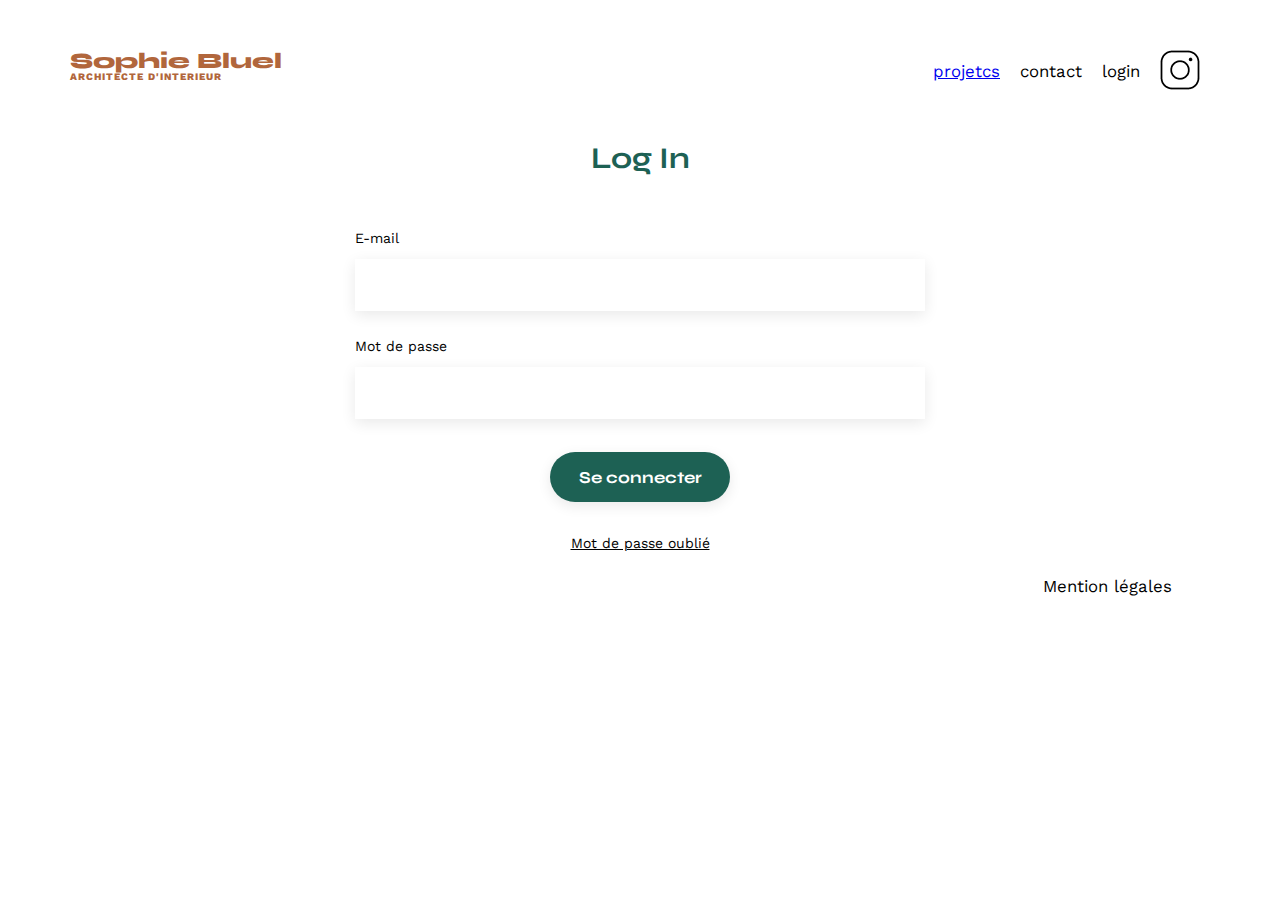
<file: login.html>
<!DOCTYPE html>
<html lang="fr">
<head>
	<meta charset="UTF-8">
	<title>Sophie Bluel - Login</title>
	<meta name="viewport" content="width=device-width, initial-scale=1.0">
	<link rel="preconnect" href="https://fonts.googleapis.com">
	<link rel="preconnect" href="https://fonts.gstatic.com" crossorigin>
	<link href="https://fonts.googleapis.com/css2?family=Syne:wght@700;800&family=Work+Sans&display=swap" rel="stylesheet">
	<meta name="description" content="">
	<link rel="stylesheet" href="./assets/style.css">
</head>
<body>

<header>
    <h1> Sophie Bluel <span>ARCHITECTE D'INTERIEUR</span> </h1>
    <nav>
        <ul>
            <li><a href="./index.html"> projetcs</a></li>
            <li>contact</li>
            <li>login</li>
            <li><img src="assets/icons/instagram.png" alt="icone insta'"></li>
        </ul>
    </nav>
</header>
<main id="contact">

    <h2>Log In </h2>

    <form action="#" method="post">
        <label for="email">E-mail</label>
        <input type="email" name="email" id="email">
        <label for="password">Mot de passe</label>
        <input type="password" name="password" id="password">
        <input type="submit" value="Se connecter" id="formSubmit">
    </form>


   <p style="text-decoration: underline;"> Mot de passe oublié </p>

</main>
<footer>
    <nav>
		<ul>
			<li>Mention légales</li>
		</ul>
	</nav>
</footer>

<script>
    localStorage.removeItem('jwt')
    document.getElementById("formSubmit").addEventListener("click", function (e){
    const email = document.getElementById('email').value;
    const password = document.getElementById('password').value;

    const loginData = {
        email: email,
        password: password
    };

    fetch('http://localhost:5678/api/users/login', {
        method: 'POST',
        headers: {
        'Content-Type': 'application/json'
        },
        body: JSON.stringify(loginData)
    })
    .then(response => response.json())
    .then(data => {
        console.log("data", data);
        if (data.token) {
            window.localStorage.setItem("jwt", data.token);
            window.localStorage.setItem("connected", true);
            window.location.replace("http://127.0.0.1:5500/FrontEnd/index.html");         
        } else {
            document.getElementById("msg-error").innerHTML += "Erreur dans l’identifiant ou le mot de passe";
        }
    })
    console.log(loginData)
    e.preventDefault();
});

</script>


</body>
</html>
</file>
<file: assets/style.css>
/* http://meyerweb.com/eric/tools/css/reset/
   v2.0 | 20110126
   License: none (public domain)
*/

html, body, div, span, applet, object, iframe,
h1, h2, h3, h4, h5, h6, p, blockquote, pre,
a, abbr, acronym, address, big, cite, code,
del, dfn, em, img, ins, kbd, q, s, samp,
small, strike, strong, sub, sup, tt, var,
b, u, i, center,
dl, dt, dd, ol, ul, li,
fieldset, form, label, legend,
table, caption, tbody, tfoot, thead, tr, th, td,
article, aside, canvas, details, embed,
figure, figcaption, footer, header, hgroup,
menu, nav, output, ruby, section, summary,
time, mark, audio, video {
	margin: 0;
	padding: 0;
	border: 0;
	font-size: 100%;
	font: inherit;
	vertical-align: baseline;
}
/* HTML5 display-role reset for older browsers */
article, aside, details, figcaption, figure,
footer, header, hgroup, menu, nav, section {
	display: block;
}
body {
	line-height: 1;
}
ol, ul {
	list-style: none;
}
blockquote, q {
	quotes: none;
}
blockquote:before, blockquote:after,
q:before, q:after {
	content: '';
	content: none;
}
table {
	border-collapse: collapse;
	border-spacing: 0;
}
/** end reset css**/
body {
	max-width: 1140px;
	margin:auto;
	font-family: 'Work Sans' ;
	font-size: 14px;
}
header {
	display: flex;
	justify-content: space-between;
	margin: 50px 0
}
section {
	margin: 50px 0
}

h1{
	display: flex;
	flex-direction: column;
	font-family: 'Syne';
	font-size: 22px;
	font-weight: 800;
	color: #B1663C
}

h1 > span {
	font-family: 'Work Sans';
	font-size:10px;
	letter-spacing: 0.1em;
;
}

h2{
	font-family: 'Syne';
	font-weight: 700;
	font-size: 30px;
	color: #1D6154
}
nav ul {
	display: flex;
	align-items: center;
	list-style-type: none;

}
nav li {
	padding: 0 10px;
	font-size: 1.2em;
}

li:hover {
	color: #B1663C;
}
#introduction {
	display: flex;
	align-items: center;
}
#introduction figure {
	flex: 1
}
#introduction img {
	display: block;
	margin: auto;
	width: 80%;
}

#introduction article {
	flex: 1
}
#introduction h2 {
	margin-bottom: 1em;
}

#introduction p {
	margin-bottom: 0.5em;
}
#portfolio h2 {
	text-align: center;
	margin-bottom: 1em;
}
.gallery {
	width: 100%;
	display: grid;
	grid-template-columns: 1fr 1fr 1fr;
	grid-column-gap: 20px;
	grid-row-gap: 20px;
}

.gallery img {
	width: 100%;

}
#contact {
	width: 50%;
margin: auto;
}
#contact > * {
	text-align: center;

}
#contact h2{
	margin-bottom: 20px;
}
#contact form {
	text-align: left;
	margin-top:30px;
	display: flex;
	flex-direction: column;
}

#contact input {
	height: 50px;
	font-size: 1.2em;
	border: none;
	box-shadow: 0px 4px 14px rgba(0, 0, 0, 0.09);
}
#contact label {
	margin: 2em 0 1em 0;
}
#contact textarea {
	border: none;
	box-shadow: 0px 4px 14px rgba(0, 0, 0, 0.09);
}

input[type="submit"]{
	font-family: 'Syne';
	font-weight: 700;
	color: white;
	background-color: #1D6154;
	margin : 2em auto ;
	width: 180px;
	text-align: center;
	border-radius: 60px ;
	-webkit-appearance: none;
	appearance: none;
}

footer nav ul {
	display: flex;
	justify-content: flex-end;
	margin: 2em
}

.myBtn {
	cursor: pointer;
	font-family: 'Work Sans', sans-serif;
	font-size: 14px;
	font-style: normal;
	font-weight: 400;
	line-height: normal;
	color: black;
}

/* modale */

.modal {
	display: none;
	position: fixed;
	z-index: 1;
	left: 0;
	right: 0;
	top: 0;
	width: 100%;
	height: 100%;
	overflow: auto;
	background-color: rgba(0, 0, 0, 0.4);
	
}

.galleryModale {
	display: flex;
	flex-direction: row;
	justify-content: center;
	flex-wrap: wrap;
	

}

.modal-content {
	background-color: #fff;
	margin: 15% auto;
	width: 630px;
	height: 630px;
	border-radius: 10px;
	position: relative;
	overflow: scroll;
	display: flex;
	justify-content: center;
}

.close {
	position: absolute;
	color: black;
	text-decoration: none;
	cursor: pointer;
	right: 30px;
	top: 30px;
	height: 24px;
	width: 24px;
}

.close:hover,
.close:focus {
	color: black;
	text-decoration: none;
	cursor: pointer;
}


h3 {
	font-family: 'Work Sans', sans-serif;
	font-weight: 400;
	font-size: 26px;
	padding-top: 60px;
	padding-bottom: 20px;
	text-align: center;
	
}

.modal-content img {
	width: 83px;
	height: 118px;
}

figcaption {
	opacity: 0;
}

hr {
	color: #B3B3B3;
	width: 420px;
	height: 0px;
	border: 1px solid #B3B3B3;
	left: 510px;
	top: 1229px;
	margin-top: 45px;
}

.ajout {
	border-radius: 60px;
	background: #1D6154;
	width: 237px;
	height: 36px;
	margin-bottom: 45px;
	margin-top: 36px;
	text-align: center;
	color: #fff;
	font-size: 14px;
	font-style: normal;
	font-weight: 700;
	line-height: normal;
	cursor: pointer;
	flex-wrap: wrap;
}

#galleryModale figure {
	width: 78px;
	height: 105px;
	margin: 0 5px 22px 5px;
	justify-content: left;
	margin-bottom: 60px;
	display: flex;
	position: relative;
}

/* module 2*/

.ajoutTitre {
	color: #3D3D3D;
	font-family: 'work sans', sans-serif;
	font-size: 14px;
	font-style: normal;
	font-weight: 500;
	line-height: normal;
	padding-top: 30px;
	padding-bottom: 10px;
}

.boxTitre {
	width: 420px;
	height: 51px;
	background-color: #fff;
	box-shadow: 0 4px 14px 0 rgba(0, 0, 0, 0.29);
	border: none;
}

#media_form {
	display: flex;
	flex-direction: column;
	align-content: center;
	flex-wrap: wrap;
}

#media_category {
	margin-bottom: 47px;
	border: none;
}

.fa-arrow-left {
	width: 21px;
	height: 21px;
	left: 30px;
	top: 30px;
	position: absolute;
	cursor: pointer;
}

.boxPhoto {
	height: 169px;
	background-color: #e8f1f6;
	border-radius: 3px;
	align-content: center;
	display: flex;
    flex-direction: column;
    flex-wrap: wrap;
}

.boxPhoto .fa-regular {
	height: 76px;
	width: 76px;
	padding-top: 13px;
	padding-bottom: 6px;
}

.boxAjout {
	border-radius: 50px;
	width: 173px;
	height: 36px;
	background-color: #cbd6dc;
}

.boxImage {
	color: #3b6685;
	text-align: center;
	font-family: 'Work Sans' sans-serif;
	font-size: 14px;
	font-weight: 500;
	line-height: normal;
}

.boxText {
	color: #444;
	text-align: center;
	font-family: 'Work Sans' sans-serif;
	font-size: 10px;
	font-style: normal;
	font-weight: 400;
	line-height: normal;
	padding-top: 7px;
	padding-bottom: 19px;
}


a.delete {
	position: absolute;
	right: 0;
	bottom: 0;
}

#gallery a.delete {
	display: none;
}
</file>
